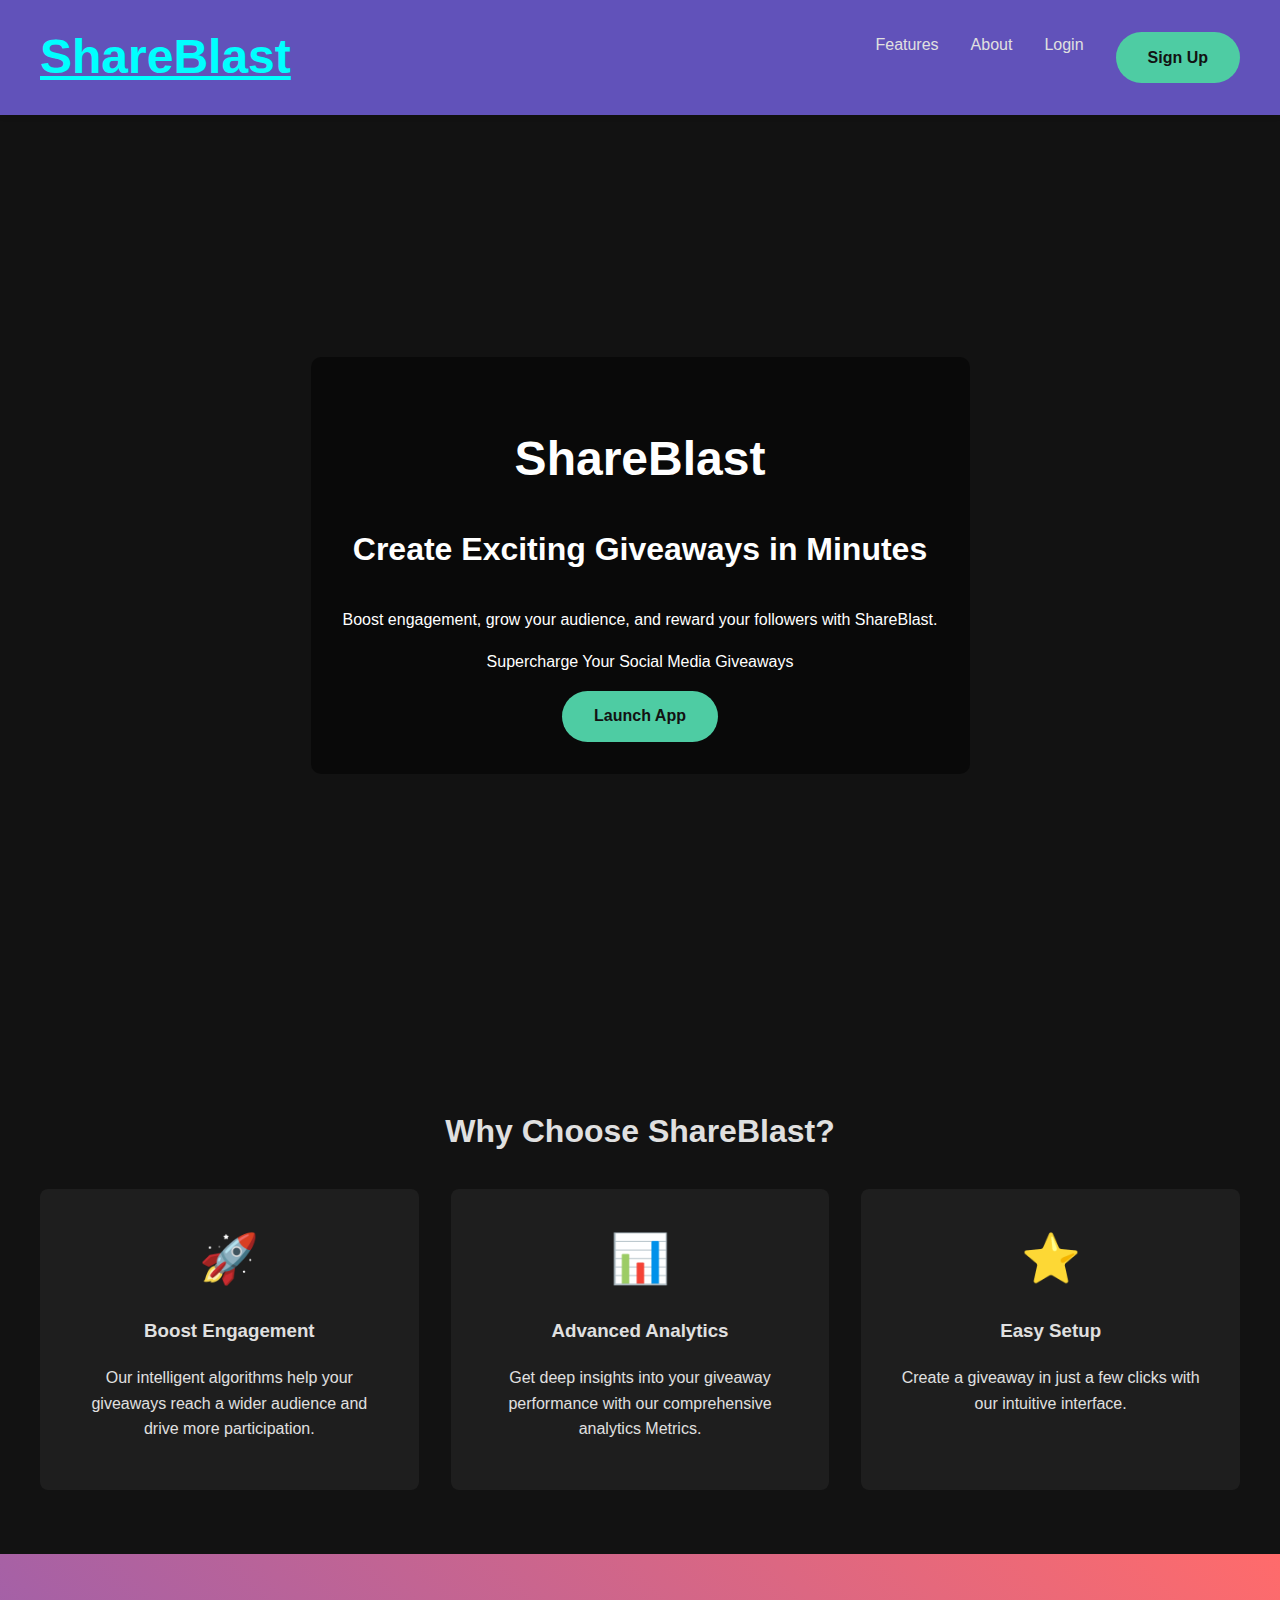
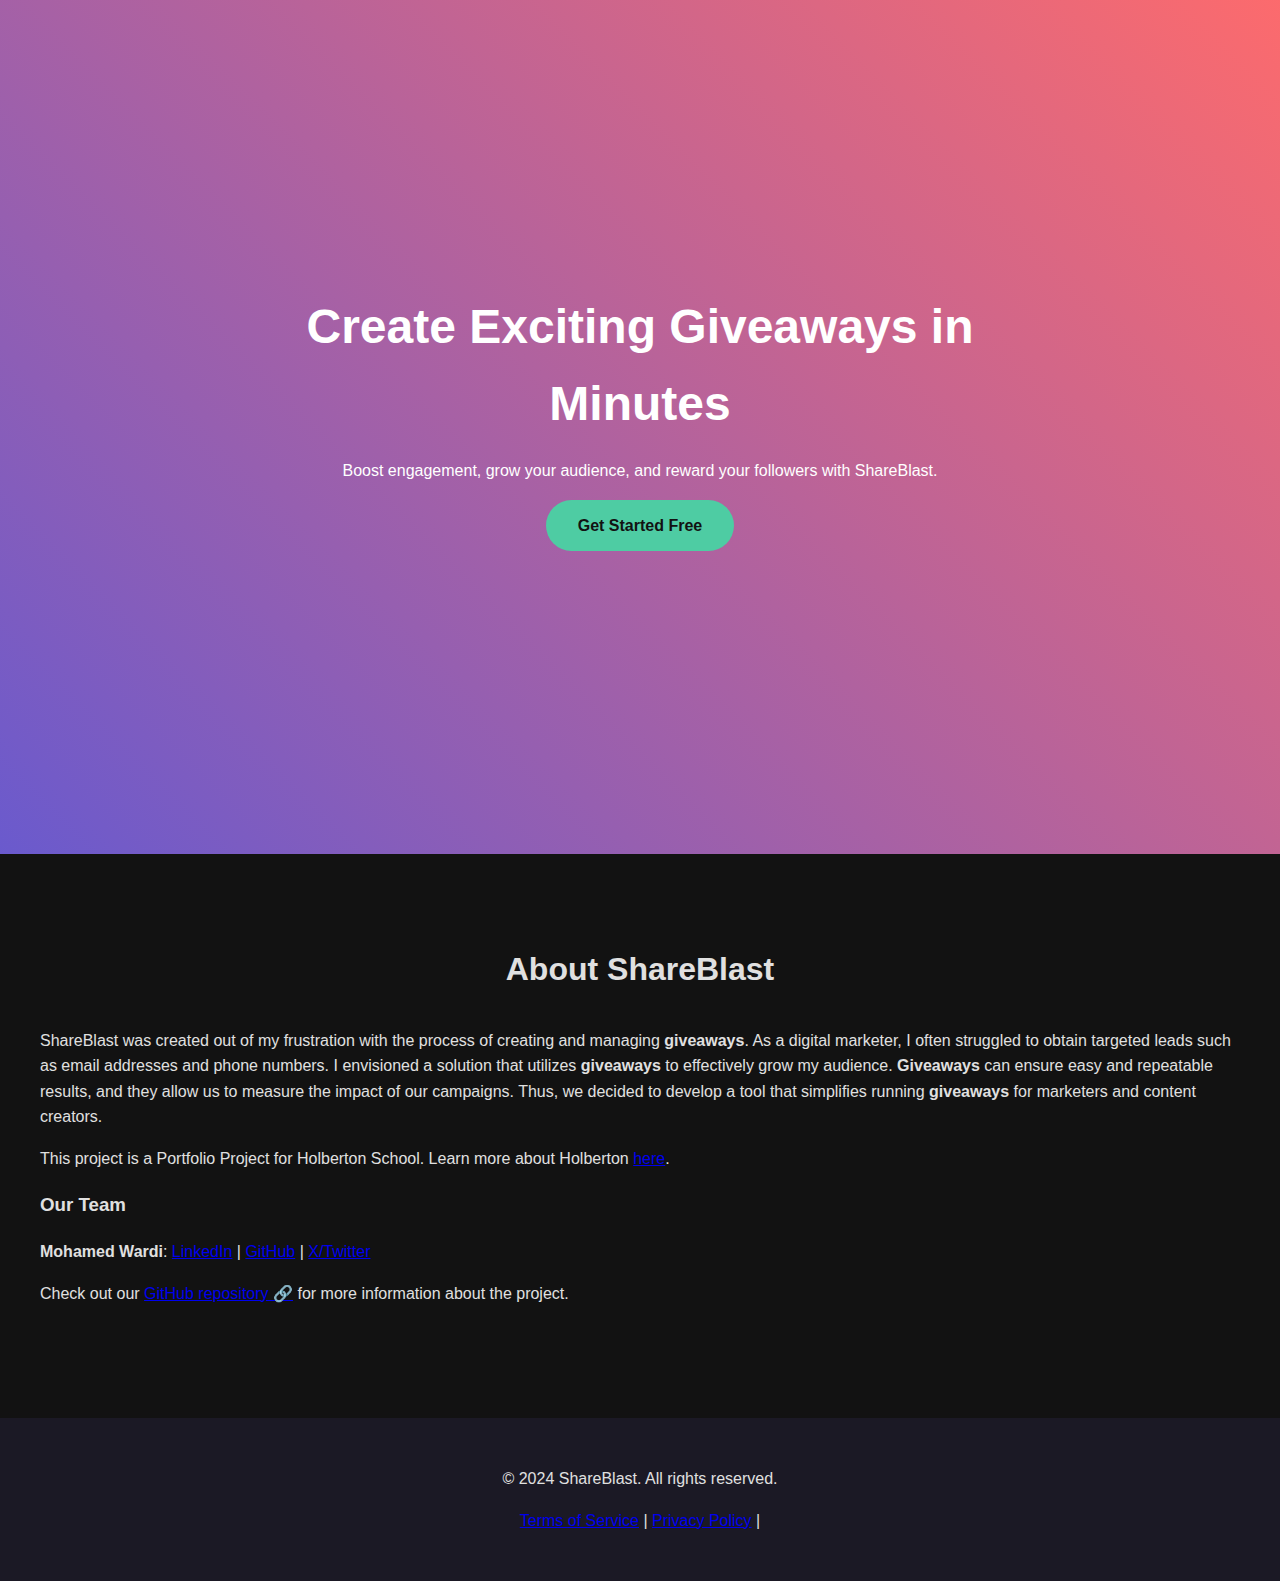
<file: index.html>
<!DOCTYPE html>
<html lang="en">
		<head>
			    	<meta charset="UTF-8">
					    <title>ShareBlast - Supercharge Your Social Media Giveaways</title>
					        	<meta name="viewport" content="width=device-width, initial-scale=1">
									<link rel="stylesheet" href="src/css/styles.css">
										</head>

											<body>
													  <header>
														  		<nav>
																			  <a href="/shareblast.github.io/index.html" class="logo">ShareBlast</a>
																			  		  <ul>
																						  			<li><a href="#features">Features</a></li>
																												<li><a href="#about">About</a></li>
																															<li><a href="/shareblast.github.io/login.html">Login</a></li>
																																		<li><a href="/shareblast.github.io/signup.html" class="cta-button">Sign Up</a></li>
																																				  </ul>
																																				  		</nav>
																																							  </header>
																																							  	
																																							  	  <section id="intro" class="intro">
																																									  		<div class="cover-image"></div>
																																													<div class="intro-content">
																																																	<h1>ShareBlast</h1>
																																																				<h2>Create Exciting Giveaways in Minutes</h2>
																																																							<p>Boost engagement, grow your audience, and reward your followers with ShareBlast.</p>
																																																										<p>Supercharge Your Social Media Giveaways</p>
																																																													<a href="/shareblast.github.io/login.html" class="cta-button">Launch App</a>
																																																															</div>
																																																																</section>


																																																																	  <section id="features" class="features">
																																																																		  		<h2>Why Choose ShareBlast?</h2>
																																																																						<div class="feature-grid">
																																																																									  <div class="feature-card">
																																																																										  			<div class="feature-icon">🚀</div>
																																																																																<h3>Boost Engagement</h3>
																																																																																			<p>Our intelligent algorithms help your giveaways reach a wider audience and drive more participation.</p>
																																																																																					  </div>
																																																																																					  		  <div class="feature-card">
																																																																																								  			<div class="feature-icon">📊</div>
																																																																																														<h3>Advanced Analytics</h3>
																																																																																																	<p>Get deep insights into your giveaway performance with our comprehensive analytics Metrics.</p>
																																																																																																			  </div>
																																																																																																			  		  <div class="feature-card">
																																																																																																						  			<div class="feature-icon">⭐</div>
																																																																																																												<h3>Easy Setup</h3>
																																																																																																															<p>Create a giveaway in just a few clicks with our intuitive interface.</p>
																																																																																																																	  </div>
																																																																																																																	  		</div>
																																																																																																																				  </section>
																																																																																																																				  	

																																																																																																																				  	  <section class="hero">
																																																																																																																						  		<div class="hero-content">
																																																																																																																											  <h1>Create Exciting Giveaways in Minutes</h1>
																																																																																																																											  		  <p>Boost engagement, grow your audience, and reward your followers with ShareBlast.</p>
																																																																																																																													  		  <a href="/shareblast.github.io/signup.html" class="cta-button">Get Started Free</a>
																																																																																																																															  		</div>
																																																																																																																																		  </section>


																																																																																																																																		  	  <section id="about" class="about">
																																																																																																																																				  		<h2>About ShareBlast</h2>
																																																																																																																																								<p>
																																																																																																																																											ShareBlast was created out of my frustration with the process of creating and managing <strong>giveaways</strong>. 
																																																																																																																																														As a digital marketer, I often struggled to obtain targeted leads such as email addresses and phone numbers. 
																																																																																																																																																	I envisioned a solution that utilizes <strong>giveaways</strong> to effectively grow my audience. 
																																																																																																																																																				<strong>Giveaways</strong> can ensure easy and repeatable results, and they allow us to measure the impact of our campaigns.
																																																																																																																																																							Thus, we decided to develop a tool that simplifies running <strong>giveaways</strong> for marketers and content creators.
																																																																																																																																																									</p>
																																																																																																																																																											<p>
																																																																																																																																																														This project is a Portfolio Project for Holberton School. Learn more about Holberton 
																																																																																																																																																																	<a href="https://www.holbertonschool.com">here</a>.
																																																																																																																																																																			</p>
																																																																																																																																																																					<h3>Our Team</h3>
																																																																																																																																																																							<ul class="team-list">
																																																																																																																																																																											<li>
																																																																																																																																																																																<strong>Mohamed Wardi</strong>: 
																																																																																																																																																																																				<a href="https://www.linkedin.com/in/mohamed-wardi-22874626a">LinkedIn</a> | 
																																																																																																																																																																																								<a href="https://github.com/simowardi">GitHub</a> | 
																																																																																																																																																																																												<a href="https://x.com/simowardi23">X/Twitter</a>
																																																																																																																																																																																															</li>
																																																																																																																																																																																																	</ul>
																																																																																																																																																																																																			<p>
																																																																																																																																																																																																						Check out our <a href="https://github.com/simowardi/shareblast">GitHub repository &#128279;</a> for more information about the project.
																																																																																																																																																																																																								</p>
																																																																																																																																																																																																									</section>
																																																																																																																																																																																																										

																																																																																																																																																																																																										<footer>
																																																																																																																																																																																																													<p>&copy; 2024 ShareBlast. All rights reserved.</p>
																																																																																																																																																																																																															<p>
																																																																																																																																																																																																																	  <a href="/shareblast.github.io/TOS.html">Terms of Service</a> |
																																																																																																																																																																																																																	  		  <a href="/shareblast.github.io/privacy.html">Privacy Policy</a> |
																																																																																																																																																																																																																			  		</p>
																																																																																																																																																																																																																						</footer>

																																																																																																																																																																																																																							  <script script src="src/js/main.js"></script>
																																																																																																																																																																																																																							  	
																																																																																																																																																																																																																							  	</body>
</html>
</file>
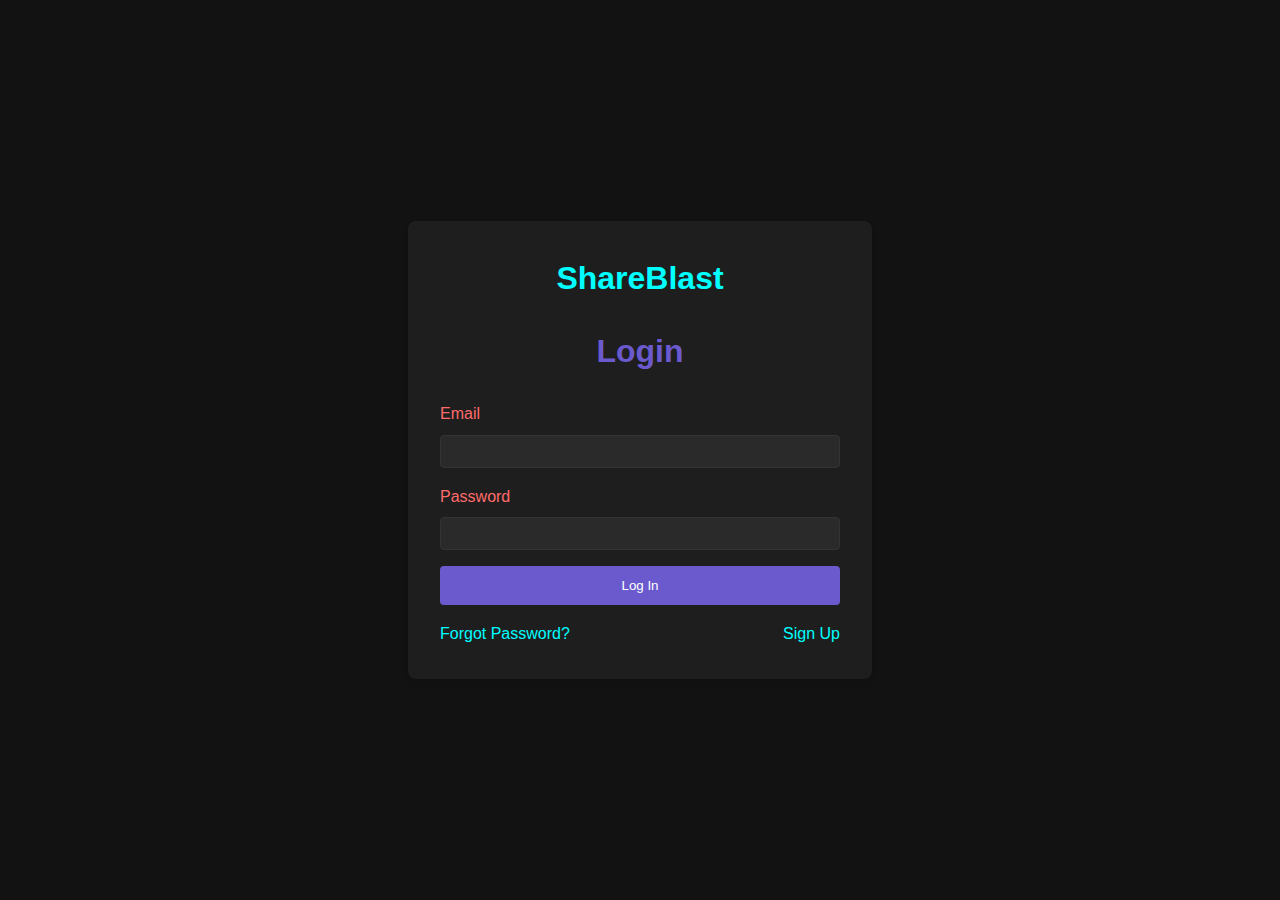
<file: login.html>
<!DOCTYPE html>
<html lang="en">
		<head>
			    	<meta charset="UTF-8">
					    <title>ShareBlast - Supercharge Your Social Media Giveaways</title>
					        	<meta name="viewport" content="width=device-width, initial-scale=1">
									<link rel="stylesheet" href="src/css/login.css">
										</head>
											<body>
													  <div class="container">
														  		<div class="logo">ShareBlast</div>
																		<h1>Login</h1>
																				<form action="/shareblast.github.io/create_giveaway.html" method="GET">
																							  <label for="email">Email</label>
																							  		  <input type="email" id="email" name="email" required>
																									  		  
																									  		  <label for="password">Password</label>
																											  		  <input type="password" id="password" name="password" required>
																													  		  
																													  		  <button type="submit">Log In</button>
																															  		</form>
																																			<div class="links">
																																						  <a href="/shareblast.github.io/forget-password.html">Forgot Password?</a>
																																						  		  <a href="/shareblast.github.io/signup.html">Sign Up</a>
																																								  		</div>
																																											  </div>

																																											  	  <script script src="src/js/login.js"></script>

																																												  	</body>
</html>
</file>
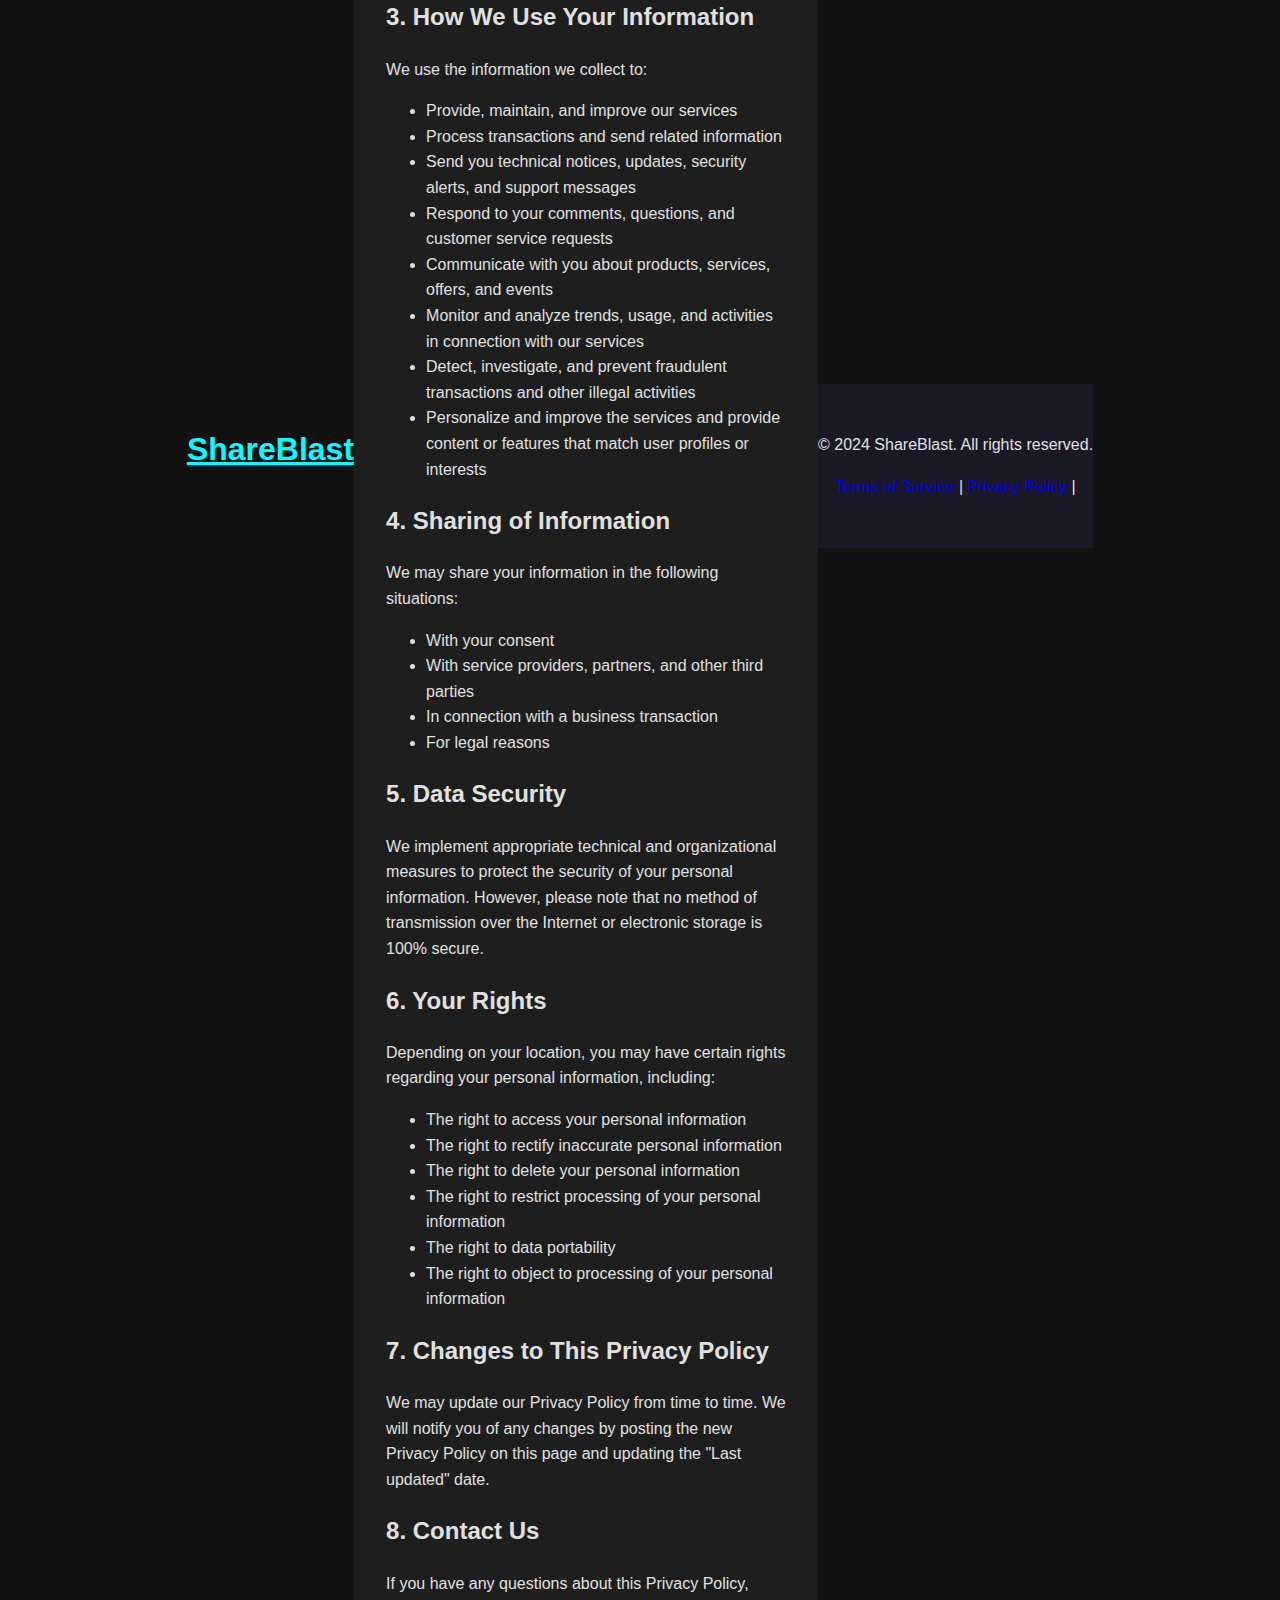
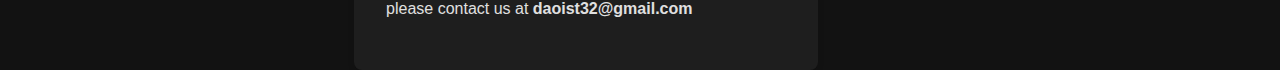
<file: privacy.html>
<!DOCTYPE html>
<html>	
			<head>
							<meta charset="UTF-8">
										<title>ShareBlast - Supercharge Your Social Media Giveaways</title>
													<meta name="viewport" content="width=device-width, initial-scale=1">
																<link rel="stylesheet" href="src/css/privacy.css">
																		</head>
																			<body>
																						<header>
																									<nav>
																													<a href="/shareblast.github.io/index.html" class="logo">ShareBlast</a>
																															</nav>
																																	</header>

																																		  <div class="container">
																																			  		<h1>Privacy Policy</h1>
																																							
																																							<div class="section">
																																										  <h2>1. Introduction</h2>
																																										  		  <p>At ShareBlast, we take your privacy seriously. This Privacy Policy explains how we collect, use, disclose, and safeguard your information when you use our service.</p>
																																												  		</div>
																																															
																																																<div class="section">
																																																			  <h2>2. Information We Collect</h2>
																																																			  		  <p>We collect information that you provide directly to us, such as:</p>
																																																					  		  <ul>
																																																								  			<li>Personal information (e.g., name, email address, phone number)</li>
																																																														<li>Profile information</li>
																																																																	<li>Content you post on our platform</li>
																																																																				<li>Communication data between you and ShareBlast</li>
																																																																						  </ul>
																																																																						  		  <p>We also automatically collect certain information when you use our service, including:</p>
																																																																								  		  <ul>
																																																																											  			<li>Usage information</li>
																																																																																	<li>Device information</li>
																																																																																				<li>Location data</li>
																																																																																							<li>Cookies and similar technologies</li>
																																																																																									  </ul>
																																																																																									  		</div>
																																																																																												
																																																																																													<div class="section">
																																																																																																  <h2>3. How We Use Your Information</h2>
																																																																																																  		  <p>We use the information we collect to:</p>
																																																																																																		  		  <ul>
																																																																																																					  			<li>Provide, maintain, and improve our services</li>
																																																																																																											<li>Process transactions and send related information</li>
																																																																																																														<li>Send you technical notices, updates, security alerts, and support messages</li>
																																																																																																																	<li>Respond to your comments, questions, and customer service requests</li>
																																																																																																																				<li>Communicate with you about products, services, offers, and events</li>
																																																																																																																							<li>Monitor and analyze trends, usage, and activities in connection with our services</li>
																																																																																																																										<li>Detect, investigate, and prevent fraudulent transactions and other illegal activities</li>
																																																																																																																													<li>Personalize and improve the services and provide content or features that match user profiles or interests</li>
																																																																																																																															  </ul>
																																																																																																																															  		</div>
																																																																																																																																		
																																																																																																																																			<div class="section">
																																																																																																																																						  <h2>4. Sharing of Information</h2>
																																																																																																																																						  		  <p>We may share your information in the following situations:</p>
																																																																																																																																								  		  <ul>
																																																																																																																																											  			<li>With your consent</li>
																																																																																																																																																	<li>With service providers, partners, and other third parties</li>
																																																																																																																																																				<li>In connection with a business transaction</li>
																																																																																																																																																							<li>For legal reasons</li>
																																																																																																																																																									  </ul>
																																																																																																																																																									  		</div>
																																																																																																																																																												
																																																																																																																																																													<div class="section">
																																																																																																																																																																  <h2>5. Data Security</h2>
																																																																																																																																																																  		  <p>We implement appropriate technical and organizational measures to protect the security of your personal information. However, please note that no method of transmission over the Internet or electronic storage is 100% secure.</p>
																																																																																																																																																																		  		</div>
																																																																																																																																																																					
																																																																																																																																																																						<div class="section">
																																																																																																																																																																									  <h2>6. Your Rights</h2>
																																																																																																																																																																									  		  <p>Depending on your location, you may have certain rights regarding your personal information, including:</p>
																																																																																																																																																																											  		  <ul>
																																																																																																																																																																														  			<li>The right to access your personal information</li>
																																																																																																																																																																																				<li>The right to rectify inaccurate personal information</li>
																																																																																																																																																																																							<li>The right to delete your personal information</li>
																																																																																																																																																																																										<li>The right to restrict processing of your personal information</li>
																																																																																																																																																																																													<li>The right to data portability</li>
																																																																																																																																																																																																<li>The right to object to processing of your personal information</li>
																																																																																																																																																																																																		  </ul>
																																																																																																																																																																																																		  		</div>
																																																																																																																																																																																																					
																																																																																																																																																																																																						<div class="section">
																																																																																																																																																																																																									  <h2>7. Changes to This Privacy Policy</h2>
																																																																																																																																																																																																									  		  <p>We may update our Privacy Policy from time to time. We will notify you of any changes by posting the new Privacy Policy on this page and updating the "Last updated" date.</p>
																																																																																																																																																																																																											  		</div>
																																																																																																																																																																																																														
																																																																																																																																																																																																															<div class="section">
																																																																																																																																																																																																																		  <h2>8. Contact Us</h2>
																																																																																																																																																																																																																		  		  <p>If you have any questions about this Privacy Policy, please contact us at <b>daoist32@gmail.com</b></p>		</div>
																																																																																																																																																																																																																  </div>
																																																																																																																																																																																																																  	
																																																																																																																																																																																																																  	  <footer>
																																																																																																																																																																																																																		  		<p>&copy; 2024 ShareBlast. All rights reserved.</p>
																																																																																																																																																																																																																						<p>
																																																																																																																																																																																																																								  <a href="/ShareBlast/TOS.html">Terms of Service</a> |
																																																																																																																																																																																																																								  		  <a href="/ShareBlast/privacy.html">Privacy Policy</a> |
																																																																																																																																																																																																																										  		</p>
																																																																																																																																																																																																																													</footer>

																			</body>
</html>
</file>
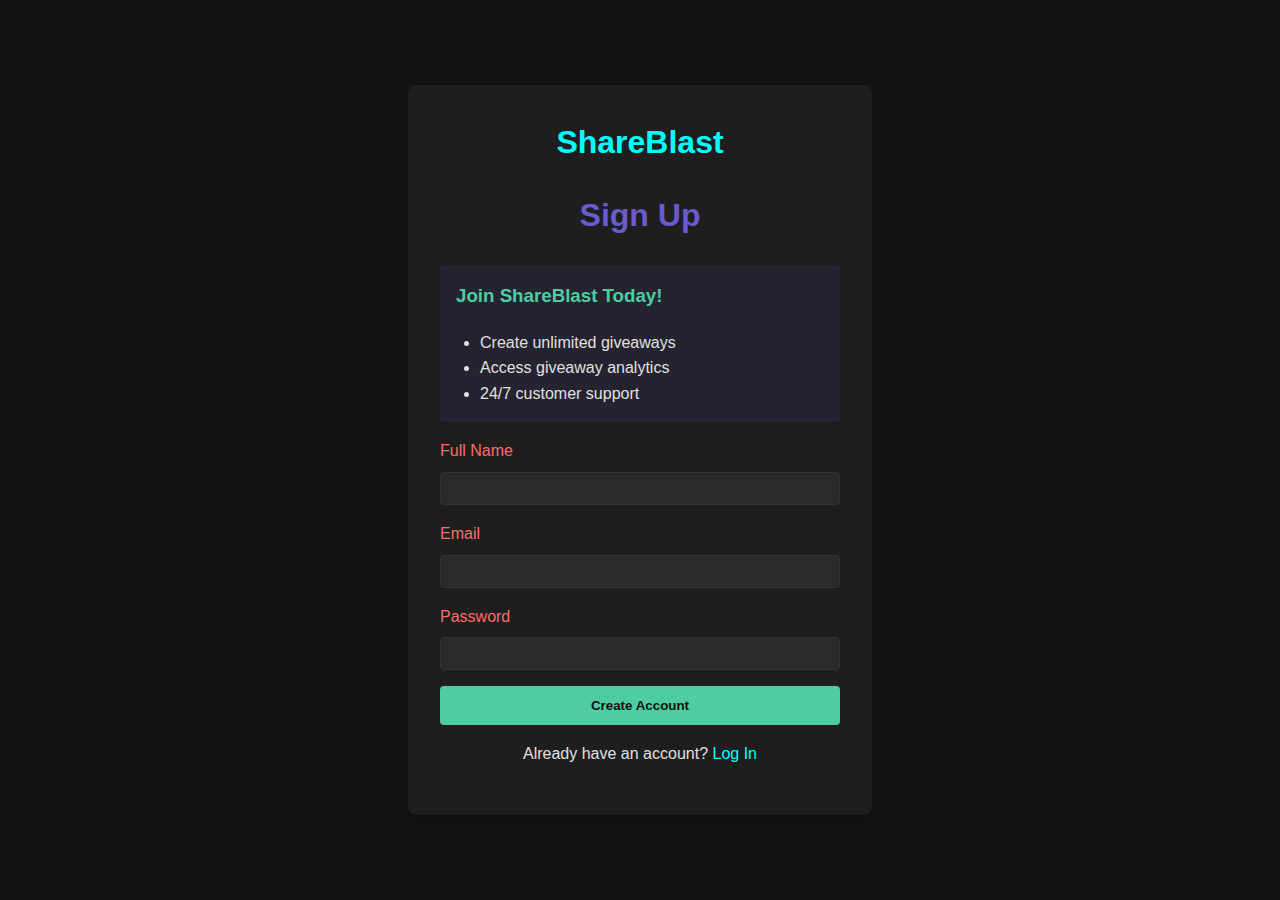
<file: signup.html>
<!DOCTYPE html>
<html>
		<head>
					<meta charset="UTF-8">
						    <title>ShareBlast - Supercharge Your Social Media Giveaways</title>
						        	<meta name="viewport" content="width=device-width, initial-scale=1">
										<link rel="stylesheet" href="src/css/signup.css">
											</head>
												<body>
														  <div class="container">
															  		<div class="logo">ShareBlast</div>
																			<h1>Sign Up</h1>
																					<div class="benefits">
																								  <h3>Join ShareBlast Today!</h3>
																								  		  <ul>
																											  			<li>Create unlimited giveaways</li>
																																	<li>Access giveaway analytics</li>
																																				<li>24/7 customer support</li>
																																						  </ul>
																																						  		</div>
																																										<form action="/shareblast.github.io/create_giveaway.html" method="GET">
																																													  <label for="name">Full Name</label>
																																													  		  <input type="text" id="name" name="name" required>
																																															  		  
																																															  		  <label for="email">Email</label>
																																																	  		  <input type="email" id="email" name="email" required>
																																																			  		  
																																																			  		  <label for="password">Password</label>
																																																					  		  <input type="password" id="password" name="password" required>
																																																							  		  		  
																																																							  		  <button type="submit">Create Account</button>
																																																									  		</form>
																																																													<div class="links">
																																																																  <p>Already have an account? <a href="/shareblast.github.io/login.html">Log In</a></p>
																																																																  		</div>
																																																																			  </div>
																																																																			  	
																																																																			  	  <script script src="src/js/signup.js"></script>

																																																																				  	</body>
</html>
</file>
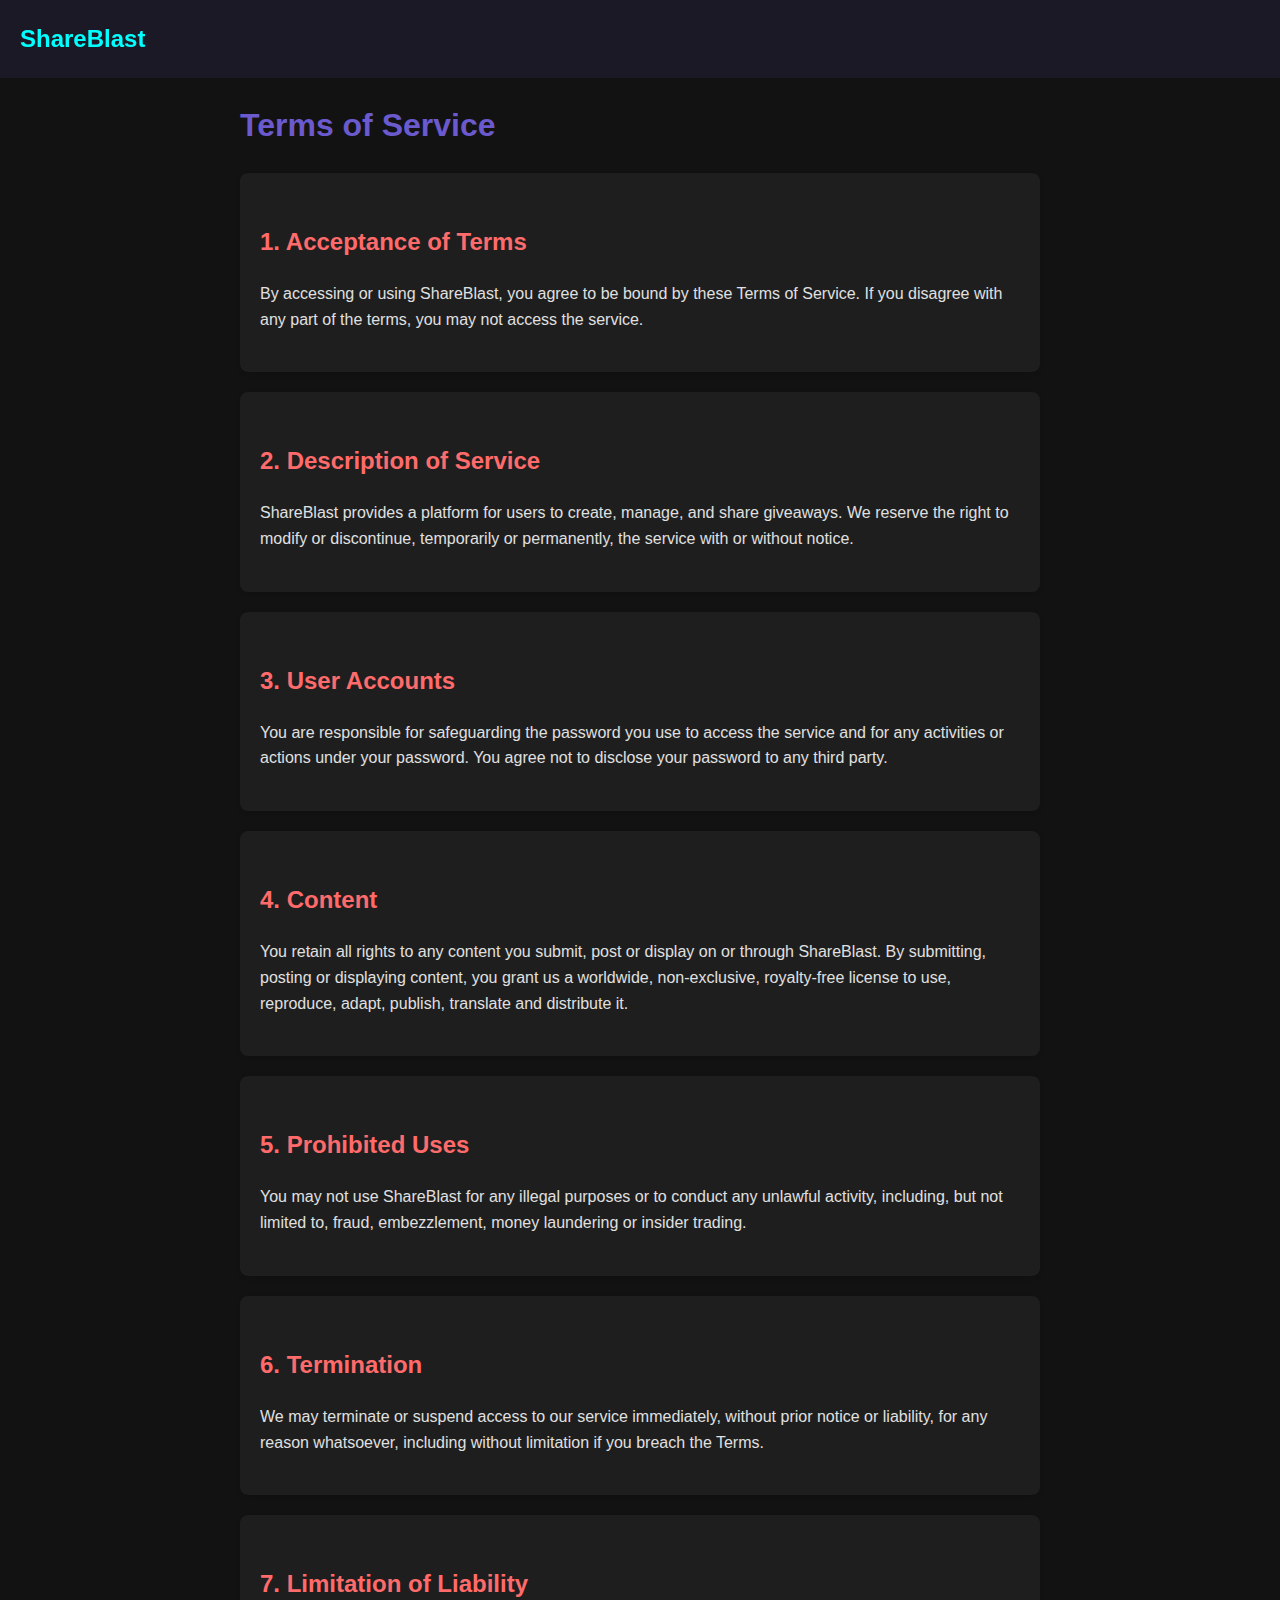
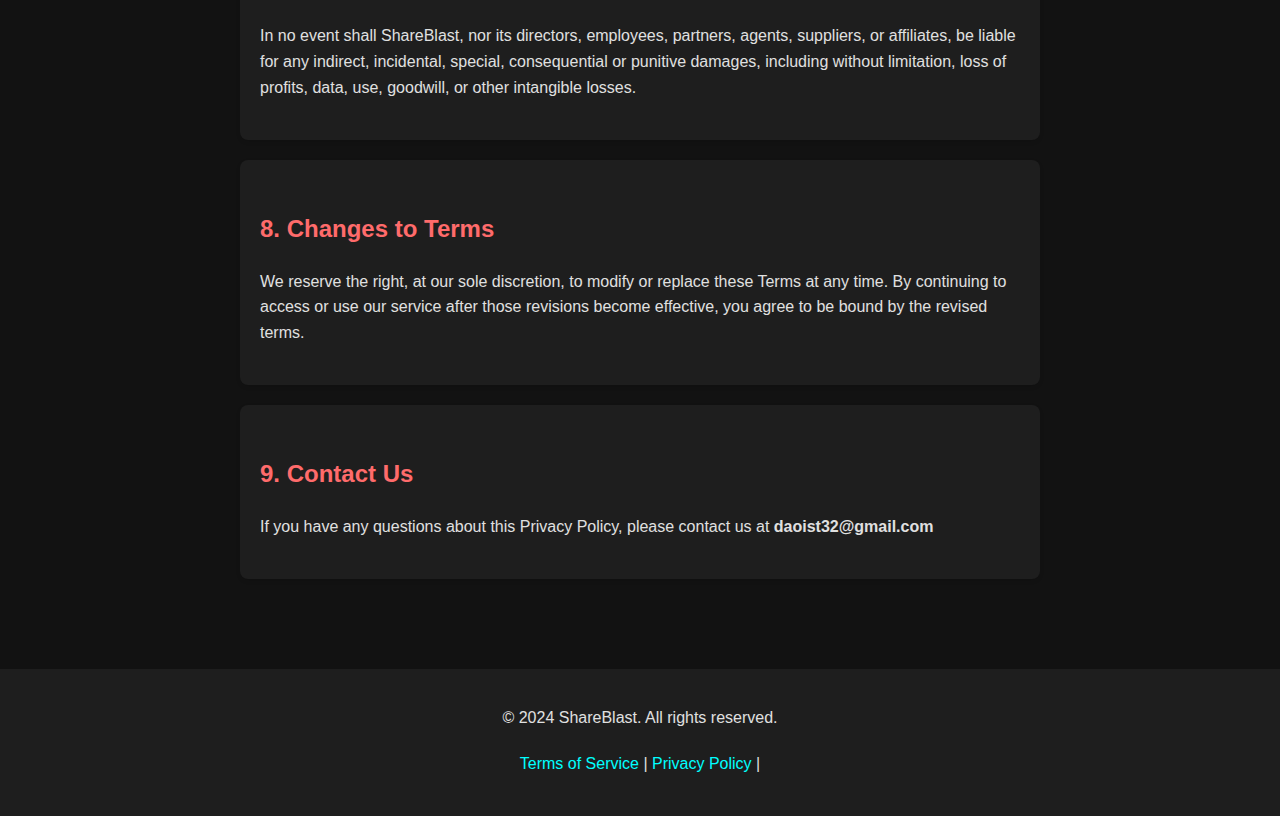
<file: TOS.html>
<!DOCTYPE html>
<html>
		<head>
			    	<meta charset="UTF-8">
					    <title>ShareBlast - Supercharge Your Social Media Giveaways</title>
					        	<meta name="viewport" content="width=device-width, initial-scale=1">
									<link rel="stylesheet" href="src/css/tos.css">
										</head>	  
											<body>
													  <header>
														  		<nav>
																			  <a href="/shareblast.github.io/index.html" class="logo">ShareBlast</a>
																			  		</nav>
																						  </header>
																						  	
																						  	  <div class="container">
																								  		<h1>Terms of Service</h1>
																												
																												<div class="section">
																															  <h2>1. Acceptance of Terms</h2>
																															  		  <p>By accessing or using ShareBlast, you agree to be bound by these Terms of Service. If you disagree with any part of the terms, you may not access the service.</p>
																																	  		</div>
																																				
																																					<div class="section">
																																								  <h2>2. Description of Service</h2>
																																								  		  <p>ShareBlast provides a platform for users to create, manage, and share giveaways. We reserve the right to modify or discontinue, temporarily or permanently, the service with or without notice.</p>
																																										  		</div>
																																													
																																														<div class="section">
																																																	  <h2>3. User Accounts</h2>
																																																	  		  <p>You are responsible for safeguarding the password you use to access the service and for any activities or actions under your password. You agree not to disclose your password to any third party.</p>
																																																			  		</div>
																																																						
																																																							<div class="section">
																																																										  <h2>4. Content</h2>
																																																										  		  <p>You retain all rights to any content you submit, post or display on or through ShareBlast. By submitting, posting or displaying content, you grant us a worldwide, non-exclusive, royalty-free license to use, reproduce, adapt, publish, translate and distribute it.</p>
																																																												  		</div>
																																																															
																																																																<div class="section">
																																																																			  <h2>5. Prohibited Uses</h2>
																																																																			  		  <p>You may not use ShareBlast for any illegal purposes or to conduct any unlawful activity, including, but not limited to, fraud, embezzlement, money laundering or insider trading.</p>
																																																																					  		</div>
																																																																								
																																																																									<div class="section">
																																																																												  <h2>6. Termination</h2>
																																																																												  		  <p>We may terminate or suspend access to our service immediately, without prior notice or liability, for any reason whatsoever, including without limitation if you breach the Terms.</p>
																																																																														  		</div>
																																																																																	
																																																																																		<div class="section">
																																																																																					  <h2>7. Limitation of Liability</h2>
																																																																																					  		  <p>In no event shall ShareBlast, nor its directors, employees, partners, agents, suppliers, or affiliates, be liable for any indirect, incidental, special, consequential or punitive damages, including without limitation, loss of profits, data, use, goodwill, or other intangible losses.</p>
																																																																																							  		</div>
																																																																																										
																																																																																											<div class="section">
																																																																																														  <h2>8. Changes to Terms</h2>
																																																																																														  		  <p>We reserve the right, at our sole discretion, to modify or replace these Terms at any time. By continuing to access or use our service after those revisions become effective, you agree to be bound by the revised terms.</p>
																																																																																																  		</div>
																																																																																																			
																																																																																																				<div class="section">
																																																																																																							  <h2>9. Contact Us</h2>
																																																																																																							  		  <p>If you have any questions about this Privacy Policy, please contact us at <b>daoist32@gmail.com</b></p>		</div>
																																																																																																					  </div>
																																																																																																					  	
																																																																																																					  	
																																																																																																					  	  <footer>
																																																																																																							  		<p>&copy; 2024 ShareBlast. All rights reserved.</p>
																																																																																																											<p>
																																																																																																													  <a href="/shareblast.github.io/TOS.html">Terms of Service</a> |
																																																																																																													  		  <a href="/shareblast.github.io/privacy.html">Privacy Policy</a> |
																																																																																																															  		</p>
																																																																																																																		</footer>

											</body>
</html>
</file>
<file: src/css/styles.css>
:root {
		--bg-color: #121212;
			--text-color: #e0e0e0;
				--primary-color: #6a5acd;
					--secondary-color: #ff6b6b;
						--tertiary-color: #4ecca3;
							--highlight-color: #00ffff;
							  }
							    body {
								    	font-family: 'Segoe UI', Tahoma, Geneva, Verdana, sans-serif;
										margin: 0;
											padding: 0;
												background-color: var(--bg-color);
													color: var(--text-color);
														line-height: 1.6;
														  }
														    
														  header {
															      background-color: rgba(106, 90, 205, 0.9); /* More opaque background */
															          padding: 1rem 0;
																      position: static; /* Changed from fixed to static */
																          width: 100%;
																	      box-shadow: 0 2px 5px rgba(0, 0, 0, 0.1); /* Subtle shadow for depth */
																      }

																      nav {
																	          display: flex;
																		      justify-content: space-between;
																		          align-items: center;
																			      max-width: 1200px;
																			          margin: 0 auto;
																				      padding: 0 2rem;
																			      }

																			        .logo {
																						font-size: 3rem;
																							font-weight: bold;
																								color: var(--highlight-color);
																								  }
																								    nav ul {
																									    	display: flex;
																											list-style: none;
																											  }
																											    nav ul li {
																												    	margin-left: 2rem;
																													  }
																													    nav ul li a {
																														    	color: var(--text-color);
																																text-decoration: none;
																																	transition: color 0.3s;
																																	  }
																																	    nav ul li a:hover {
																																		    	color: var(--highlight-color);
																																			  }
																																			    .hero {
																																				    	background: linear-gradient(45deg, var(--primary-color), var(--secondary-color));
																																						height: 100vh;
																																							display: flex;
																																								align-items: center;
																																									justify-content: center;
																																										text-align: center;
																																											color: white;
																																											  }
																																											    .hero-content {
																																												    	max-width: 800px;
																																														padding: 2rem;
																																														  }
																																														    h1 {
																																															    	font-size: 3rem;
																																																	margin-bottom: 1rem;
																																																	  }
																																																	    h2 {
																																																		    	text-align: center;
																																																				font-size: 2rem;
																																																					margin-bottom: 2rem;
																																																					  }
																																																					    .cta-button {
																																																						    	display: inline-block;
																																																								background-color: var(--tertiary-color);
																																																									color: var(--bg-color);
																																																										padding: 0.8rem 2rem;
																																																											border-radius: 50px;
																																																												text-decoration: none;
																																																													font-weight: bold;
																																																														transition: transform 0.3s, box-shadow 0.3s;
																																																														  }
																																																														    .cta-button:hover {
																																																															    	transform: translateY(-3px);
																																																																	box-shadow: 0 4px 8px rgba(0,0,0,0.2);
																																																																	  }
																																																																	    .features {
																																																																		    	padding: 4rem 2rem;
																																																																				max-width: 1200px;
																																																																					margin: 0 auto;
																																																																					  }
																																																																					    .feature-grid {
																																																																						    	display: grid;
																																																																								grid-template-columns: repeat(auto-fit, minmax(250px, 1fr));
																																																																									gap: 2rem;
																																																																									  }
																																																																									    .feature-card {
																																																																										    	background-color: rgba(255,255,255,0.05);
																																																																												padding: 2rem;
																																																																													border-radius: 8px;
																																																																														text-align: center;
																																																																														  }
																																																																														    .feature-icon {
																																																																															    	font-size: 3rem;
																																																																																	color: var(--highlight-color);
																																																																																		margin-bottom: 1rem;
																																																																																		  }
																																																																																		    .features, .about {
																																																																																			        padding: 4rem 2rem;
																																																																																				    max-width: 1200px;
																																																																																				        margin: 0 auto;
																																																																																					  }
																																																																																					    .feature-card img {
																																																																																						        max-width: 100%;
																																																																																							    height: auto;
																																																																																							        border-radius: 8px;
																																																																																								    margin-bottom: 1rem;
																																																																																								      }
																																																																																								        .team-list {
																																																																																										    list-style-type: none;
																																																																																										        padding: 0;
																																																																																											  }
																																																																																											    .team-list li {
																																																																																												        margin-bottom: 1rem;
																																																																																													  }
																																																																																													    .intro {
																																																																																														        position: relative;
																																																																																															    height: 100vh;
																																																																																															        display: flex;
																																																																																																    align-items: center;
																																																																																																        justify-content: center;
																																																																																																	    text-align: center;
																																																																																																	        color: white;
																																																																																																		    overflow: hidden;
																																																																																																	    }

																																																																																																	    .cover-image {
																																																																																																		        position: absolute;
																																																																																																			    top: 0;
																																																																																																			        left: 0;
																																																																																																				    width: 100%;
																																																																																																				        height: 100%;
																																																																																																					    background-image: url('https://files.catbox.moe/7ho260.jpg');
																																																																																																					        background-size: cover;
																																																																																																						    background-position: center;
																																																																																																						        background-repeat: no-repeat;
																																																																																																							    z-index: -1;
																																																																																																						    }

																																																																																																						    .intro-content {
																																																																																																							        position: relative;
																																																																																																								    background-color: rgba(0, 0, 0, 0.5);
																																																																																																								        padding: 2rem;
																																																																																																									    border-radius: 10px;
																																																																																																									        z-index: 1;
																																																																																																									}

																																																																																																									  footer {
																																																																																																										  	background-color: rgba(106, 90, 205, 0.1);
																																																																																																												text-align: center;
																																																																																																													padding: 2rem 0;
																																																																																																														margin-top: 2rem;
																																																																																																														  }
</file>
<file: src/css/login.css>
:root {
		--bg-color: #121212;
			--text-color: #e0e0e0;
				--primary-color: #6a5acd;
					--secondary-color: #ff6b6b;
						--card-bg: #1e1e1e;
							--input-bg: #2a2a2a;
								--input-border: #333;
									--highlight-color: #00ffff;
									  }
									    body {
										    	font-family: 'Segoe UI', Tahoma, Geneva, Verdana, sans-serif;
												margin: 0;
													padding: 0;
														background-color: var(--bg-color);
															color: var(--text-color);
																line-height: 1.6;
																	display: flex;
																		justify-content: center;
																			align-items: center;
																				height: 100vh;
																				  }
																				    .container {
																					    	background-color: var(--card-bg);
																							padding: 2rem;
																								border-radius: 8px;
																									box-shadow: 0 4px 6px rgba(0, 0, 0, 0.1);
																										width: 100%;
																											max-width: 400px;
																											  }
																											    h1 {
																												    	text-align: center;
																														color: var(--primary-color);
																															margin-bottom: 1.5rem;
																															  }
																															    form {
																																    	display: flex;
																																		flex-direction: column;
																																		  }
																																		    label {
																																			    	margin-bottom: 0.5rem;
																																					color: var(--secondary-color);
																																					  }
																																					    input {
																																						    	padding: 0.5rem;
																																								margin-bottom: 1rem;
																																									border: 1px solid var(--input-border);
																																										border-radius: 4px;
																																											background-color: var(--input-bg);
																																												color: var(--text-color);
																																												  }
																																												    button {
																																													    	padding: 0.75rem;
																																															background-color: var(--primary-color);
																																																color: white;
																																																	border: none;
																																																		border-radius: 4px;
																																																			cursor: pointer;
																																																				transition: background-color 0.3s;
																																																				  }
																																																				    button:hover {
																																																					    	background-color: var(--highlight-color);
																																																							color: var(--bg-color);
																																																							  }
																																																							    .links {
																																																								    	display: flex;
																																																										justify-content: space-between;
																																																											margin-top: 1rem;
																																																											  }
																																																											    .links a {
																																																												    	color: var(--highlight-color);
																																																														text-decoration: none;
																																																														  }
																																																														    .links a:hover {
																																																															    	text-decoration: underline;
																																																																  }
																																																																    .logo {
																																																																	    	text-align: center;
																																																																			font-size: 2rem;
																																																																				font-weight: bold;
																																																																					color: var(--highlight-color);
																																																																						margin-bottom: 1rem;
																																																																						  }
																																																																						    footer {
																																																																							    	background-color: rgba(106, 90, 205, 0.1);
																																																																									text-align: center;
																																																																										padding: 2rem 0;
																																																																											margin-top: 2rem;
																																																																											  }
</file>
<file: src/css/privacy.css>
:root {
		--bg-color: #121212;
			--text-color: #e0e0e0;
				--primary-color: #6a5acd;
					--secondary-color: #ff6b6b;
						--card-bg: #1e1e1e;
							--input-bg: #2a2a2a;
								--input-border: #333;
									--highlight-color: #00ffff;
									  }
									    body {
										    	font-family: 'Segoe UI', Tahoma, Geneva, Verdana, sans-serif;
												margin: 0;
													padding: 0;
														background-color: var(--bg-color);
															color: var(--text-color);
																line-height: 1.6;
																	display: flex;
																		justify-content: center;
																			align-items: center;
																				height: 100vh;
																				  }
																				    .container {
																					    	background-color: var(--card-bg);
																							padding: 2rem;
																								border-radius: 8px;
																									box-shadow: 0 4px 6px rgba(0, 0, 0, 0.1);
																										width: 100%;
																											max-width: 400px;
																											  }
																											    h1 {
																												    	text-align: center;
																														color: var(--primary-color);
																															margin-bottom: 1.5rem;
																															  }
																															    form {
																																    	display: flex;
																																		flex-direction: column;
																																		  }
																																		    label {
																																			    	margin-bottom: 0.5rem;
																																					color: var(--secondary-color);
																																					  }
																																					    input {
																																						    	padding: 0.5rem;
																																								margin-bottom: 1rem;
																																									border: 1px solid var(--input-border);
																																										border-radius: 4px;
																																											background-color: var(--input-bg);
																																												color: var(--text-color);
																																												  }
																																												    button {
																																													    	padding: 0.75rem;
																																															background-color: var(--primary-color);
																																																color: white;
																																																	border: none;
																																																		border-radius: 4px;
																																																			cursor: pointer;
																																																				transition: background-color 0.3s;
																																																				  }
																																																				    button:hover {
																																																					    	background-color: var(--highlight-color);
																																																							color: var(--bg-color);
																																																							  }
																																																							    .links {
																																																								    	display: flex;
																																																										justify-content: space-between;
																																																											margin-top: 1rem;
																																																											  }
																																																											    .links a {
																																																												    	color: var(--highlight-color);
																																																														text-decoration: none;
																																																														  }
																																																														    .links a:hover {
																																																															    	text-decoration: underline;
																																																																  }
																																																																    .logo {
																																																																	    	text-align: center;
																																																																			font-size: 2rem;
																																																																				font-weight: bold;
																																																																					color: var(--highlight-color);
																																																																						margin-bottom: 1rem;
																																																																						  }
																																																																						    footer {
																																																																							    	background-color: rgba(106, 90, 205, 0.1);
																																																																									text-align: center;
																																																																										padding: 2rem 0;
																																																																											margin-top: 2rem;
																																																																											  }
</file>
<file: src/css/signup.css>
:root {
	  --bg-color: #121212;
	    --text-color: #e0e0e0;
	      --primary-color: #6a5acd;
	        --secondary-color: #ff6b6b;
		  --tertiary-color: #4ecca3;
		    --card-bg: #1e1e1e;
		      --input-bg: #2a2a2a;
		        --input-border: #333;
			  --highlight-color: #00ffff;
		  }
		  body {
			    font-family: 'Segoe UI', Tahoma, Geneva, Verdana, sans-serif;
			      margin: 0;
			        padding: 0;
				  background-color: var(--bg-color);
				    color: var(--text-color);
				      line-height: 1.6;
				        display: flex;
					  justify-content: center;
					    align-items: center;
					      min-height: 100vh;
				      }
				      .container {
					        background-color: var(--card-bg);
						  padding: 2rem;
						    border-radius: 8px;
						      box-shadow: 0 4px 6px rgba(0, 0, 0, 0.1);
						        width: 100%;
							  max-width: 400px;
						  }
						  h1 {
							    text-align: center;
							      color: var(--primary-color);
							        margin-bottom: 1.5rem;
							}
							form {
								  display: flex;
								    flex-direction: column;
							    }
							    label {
								      margin-bottom: 0.5rem;
								        color: var(--secondary-color);
								}
								input {
									  padding: 0.5rem;
									    margin-bottom: 1rem;
									      border: 1px solid var(--input-border);
									        border-radius: 4px;
										  background-color: var(--input-bg);
										    color: var(--text-color);
									    }
									    button {
										      padding: 0.75rem;
										        background-color: var(--tertiary-color);
											  color: var(--bg-color);
											    border: none;
											      border-radius: 4px;
											        cursor: pointer;
												  transition: background-color 0.3s, transform 0.3s;
												    font-weight: bold;
											    }
											    button:hover {
												      background-color: var(--highlight-color);
												        transform: translateY(-2px);
												}
												.links {
													  text-align: center;
													    margin-top: 1rem;
												    }
												    .links a {
													      color: var(--highlight-color);
													        text-decoration: none;
													}
													.links a:hover {
														  text-decoration: underline;
													  }
													  .logo {
														    text-align: center;
														      font-size: 2rem;
														        font-weight: bold;
															  color: var(--highlight-color);
															    margin-bottom: 1rem;
														    }
														    .benefits {
															      background-color: rgba(106, 90, 205, 0.1);
															        border-radius: 4px;
																  padding: 1rem;
																    margin-bottom: 1rem;
															    }
															    .benefits h3 {
																      color: var(--tertiary-color);
																        margin-top: 0;
																}
																.benefits ul {
																	  padding-left: 1.5rem;
																	    margin-bottom: 0;
																    }
																    footer {
																	    	background-color: rgba(106, 90, 205, 0.1);
																			text-align: center;
																				padding: 2rem 0;
																					margin-top: 2rem;
																					  }
</file>
<file: src/css/tos.css>
:root {
		--bg-color: #121212;
			--text-color: #e0e0e0;
				--primary-color: #6a5acd;
					--secondary-color: #ff6b6b;
						--card-bg: #1e1e1e;
							--highlight-color: #00ffff;
							  }
							    body {
								    	font-family: 'Segoe UI', Tahoma, Geneva, Verdana, sans-serif;
										margin: 0;
											padding: 0;
												background-color: var(--bg-color);
													color: var(--text-color);
														line-height: 1.6;
														  }
														    .container {
															    	max-width: 800px;
																	margin: 0 auto;
																		padding: 20px;
																		  }
																		    header {
																			    	background-color: rgba(106, 90, 205, 0.1);
																					padding: 20px 0;
																						position: fixed;
																							width: 100%;
																								top: 0;
																									z-index: 1000;
																										backdrop-filter: blur(10px);
																										  }
																										    nav {
																											    	display: flex;
																													justify-content: space-between;
																														align-items: center;
																															padding: 0 20px;
																															  }
																															    .logo {
																																    	font-size: 1.5em;
																																		font-weight: bold;
																																			color: var(--highlight-color);
																																				text-decoration: none;
																																				  }
																																				    h1 {
																																					    	color: var(--primary-color);
																																							margin-top: 80px;
																																							  }
																																							    h2 {
																																								    	color: var(--secondary-color);
																																										margin-top: 30px;
																																										  }
																																										    p {
																																											    	margin-bottom: 20px;
																																												  }
																																												    .section {
																																													    	background-color: var(--card-bg);
																																															border-radius: 8px;
																																																padding: 20px;
																																																	margin-bottom: 20px;
																																																		box-shadow: 0 2px 4px rgba(0,0,0,0.1);
																																																		  }
																																																		    footer {
																																																			    	background-color: var(--card-bg);
																																																					color: var(--text-color);
																																																						text-align: center;
																																																							padding: 20px;
																																																								margin-top: 50px;
																																																								  }
																																																								    footer a {
																																																									    	color: var(--highlight-color);
																																																											text-decoration: none;
																																																											  }
</file>
